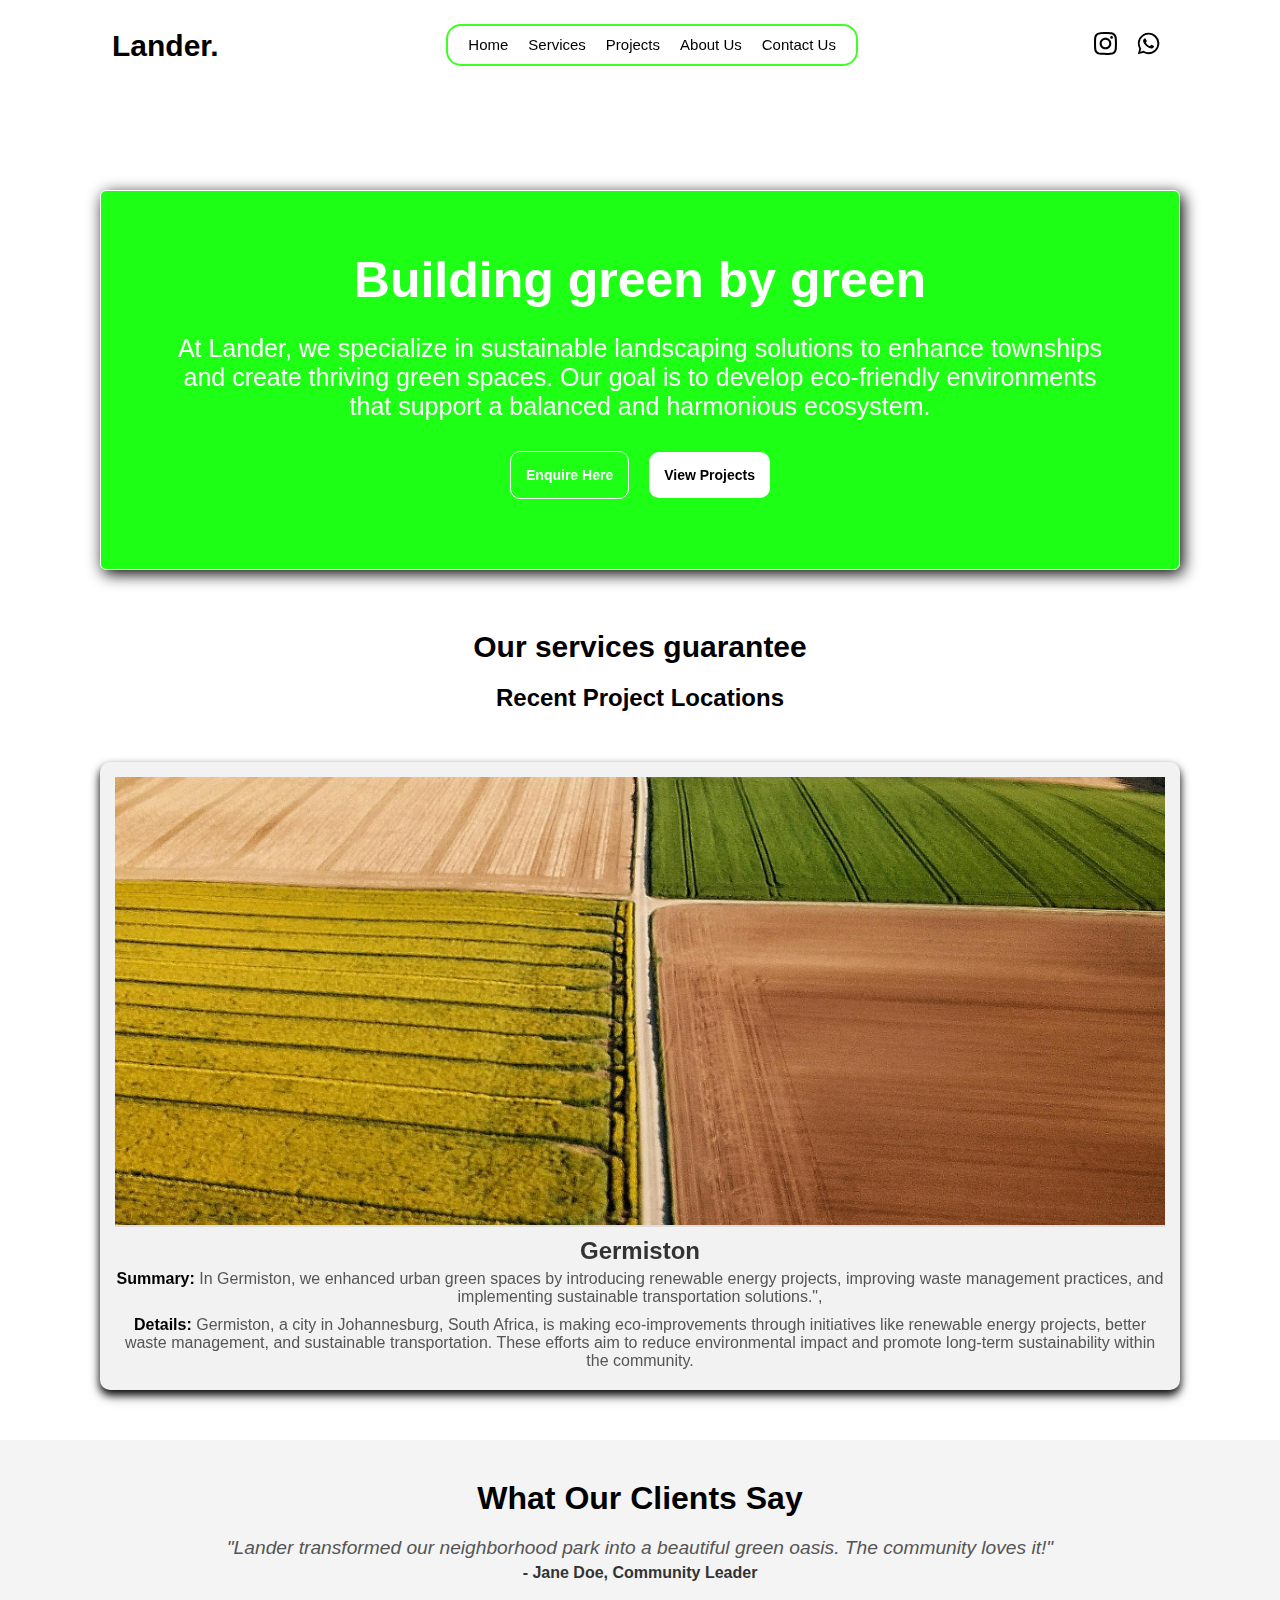
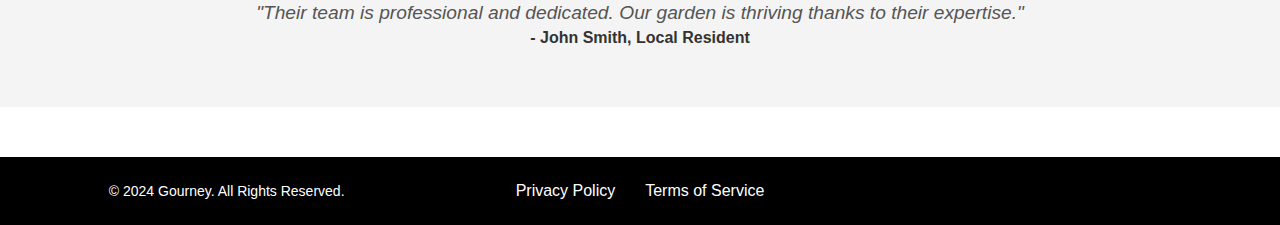
<file: index.html>
<!DOCTYPE html>
<html lang="en">

<head>
    <!-- Meta Section -->
    <meta charset="UTF-8">
    <meta name="description" content="A Landscaping company that builds up communities" />
    <meta name="viewport" content="width=device-width, initial-scale=1.0" />

    <title>Lander.</title>


    <!-- Link Section -->
     <link rel="stylesheet" href="styles/styles.css">
    <link rel="stylesheet" href="https://cdnjs.cloudflare.com/ajax/libs/font-awesome/6.6.0/css/all.min.css" integrity="sha512-Kc323vGBEqzTmouAECnVceyQqyqdsSiqLQISBL29aUW4U/M7pSPA/gEUZQqv1cwx4OnYxTxve5UMg5GT6L4JJg==" crossorigin="anonymous" referrerpolicy="no-referrer" />
</head>

<body id="home-page">
    <!-- <header id="navbar" class="navBar"></header> -->
    <header class="navbar">
        <h1 class="navTitle"><a href="index.html">Lander.</a></h1>
        <nav class="navMenu">
            <input type="checkbox" id="check">
            <label for="check" class="checkbtn" aria-label="Toggle navigation menu">
                <i class="fa-solid fa-bars" style="color: #24bf22;"></i>
            </label>

            <ul class="nav-items">
                <li class="nav-item"><a href="index.html" data-page="home">Home</a></li>
                <li class="nav-item"><a href="services.html" data-page="home">Services</a></li>
                <li class="nav-item"><a href="projects.html" data-page="projects">Projects</a></li>
                <li class="nav-item"><a href="about.html" data-page="about">About Us</a></li>
                <li class="nav-item"><a href="contact.html" data-page="contact">Contact Us</a></li>
            </ul>
        </nav>
        <div class="orgLinks">
            <a href="#"><img src="images/instagram-svgrepo.svg" alt="Instagram Icon" ></a>
            <a href="#"><img src="images/whatsapp-svgrepo.svg" alt="WhatsApp Icon" ></a>
        </div>
    </header>


    <div class="heroSection">
        <div class="hero-text">
            <h1>Building <span class="colorHero">green</span> by <span class="colorHero">green</span></h1>
            <p>At Lander, we specialize in sustainable landscaping solutions to enhance townships and create
                thriving green spaces. Our goal is to develop eco-friendly environments that support a balanced and
                harmonious ecosystem.</p>
            <div class="heroBtn">
                <a class="enquireBtn" href="contact.html">Enquire Here</a>
                <a class="projectsBtn" href="projects.html">View Projects</a>
            </div>
        </div>
    </div>

    <section class="services">
        <h2>Our services guarantee</h2>
        <div id="serviceList" class="service-row"></div>
    </section>

    <section class="projectsSection">
        <h2 style="text-align: center; align-items: center;">Recent Project Locations</h2>
        <!--<div id="projectsList" class="projectsSection"></div>-->
        <div class="projectItem">
            <img src="images/alrode-land-rebuilding.jpg" alt="">
            <h3>Germiston</h3>
            <p><strong>Summary:</strong> In Germiston, we enhanced urban green spaces by introducing renewable energy projects, improving waste management practices, and implementing sustainable transportation solutions.",</p>            
            <p><strong>Details:</strong> Germiston, a city in Johannesburg, South Africa, is making eco-improvements through initiatives like renewable energy projects, better waste management, and sustainable transportation. These efforts aim to reduce environmental impact and promote long-term sustainability within the community.</p>
        </div>
    </section>

    <section id="testimonials" class="testimonialsSection">
        <h2>What Our Clients Say</h2>
        <div class="testimonialItem">
            <p>"Lander transformed our neighborhood park into a beautiful green oasis. The community loves it!"</p>
            <h4>- Jane Doe, Community Leader</h4>
        </div>
        <div class="testimonialItem">
            <p>"Their team is professional and dedicated. Our garden is thriving thanks to their expertise."</p>
            <h4>- John Smith, Local Resident</h4>
        </div>
        <!-- Add more testimonials as needed -->
    </section>

    <!-- Footer Component 
    <footer id="footer" class="footer">
    </footer>
    -->

    <footer class="footer">
        <div class="footer-container">
            <div class="footer-left">
                <p>&copy; 2024 Gourney. All Rights Reserved.</p>
            </div>
            <div class="footer-center">
                <ul class="footer-links">
                    <li><a href="#">Privacy Policy</a></li>
                    <li><a href="#">Terms of Service</a></li>
                </ul>
            </div>
            <div class="footer-right">
                <ul class="social-icons">
                    <li><a href="#"><img src="images/instagram-svgrepo.svg" alt="Facebook"></a></li>
                    <li><a href="#"><img src="images/whatsapp-svgrepo.svg" alt="Twitter"></a></li>
                </ul>
            </div>
        </div>
    </footer>

</body>

</html>
</file>
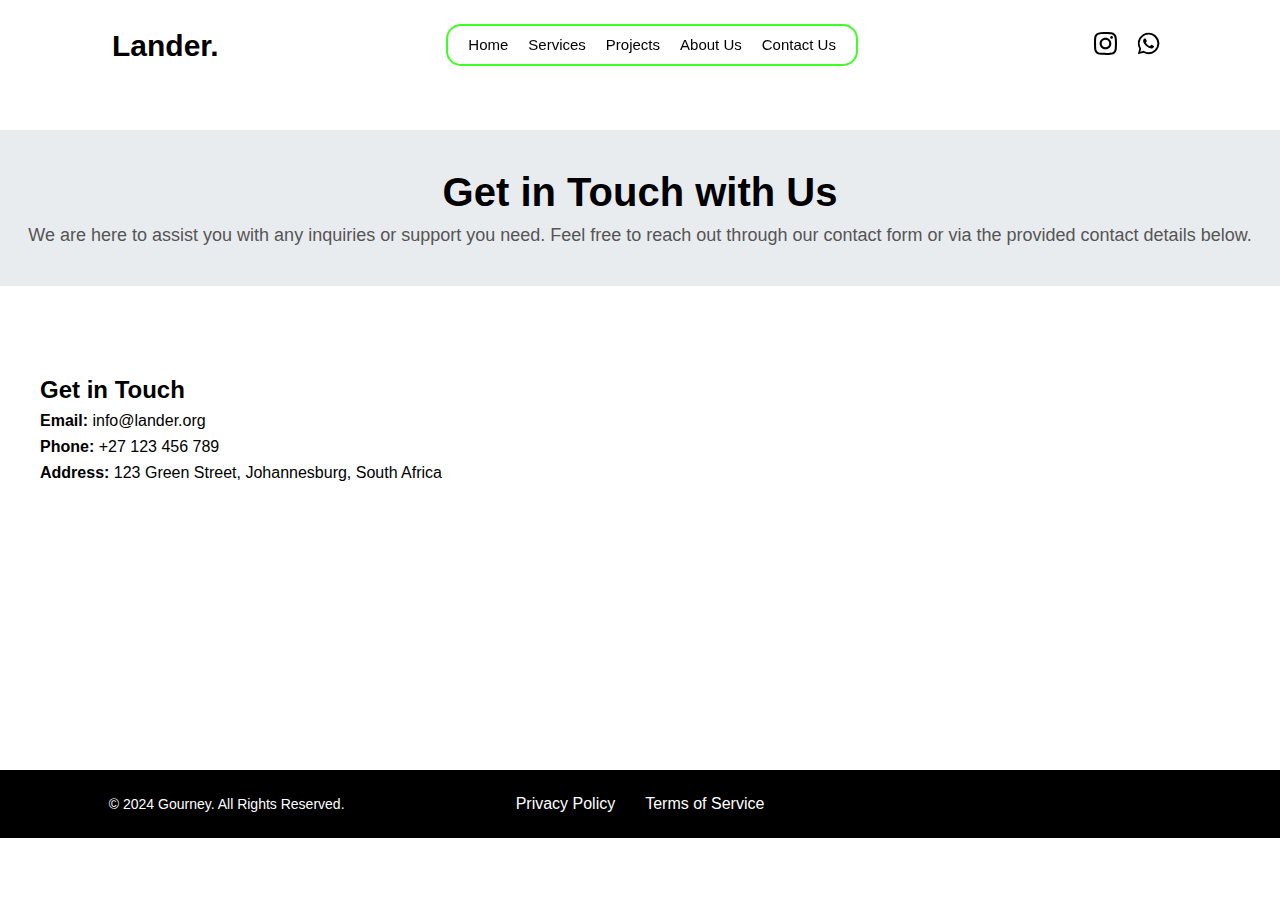
<file: contact.html>
<!DOCTYPE html>
<html lang="en">

<head>
    <meta charset="UTF-8">
    <meta name="description" content="Get in touch with Lander. We're here to help with any inquiries or collaborations.">
    <meta name="viewport" content="width=device-width, initial-scale=1.0">

    <title>Lander | Contact Us</title>

    <link rel="stylesheet" href="https://cdnjs.cloudflare.com/ajax/libs/font-awesome/6.6.0/css/all.min.css" integrity="sha512-Kc323vGBEqzTmouAECnVceyQqyqdsSiqLQISBL29aUW4U/M7pSPA/gEUZQqv1cwx4OnYxTxve5UMg5GT6L4JJg==" crossorigin="anonymous" referrerpolicy="no-referrer" />
    <link rel="stylesheet" href="styles/styles.css">

</head>

<body id="contact-page">
    <!--<header id="navbar" class="navBar"></header>-->
    <header class="navbar">
        <h1 class="navTitle"><a href="index.html">Lander.</a></h1>
        <nav class="navMenu">
            <input type="checkbox" id="check">
            <label for="check" class="checkbtn" aria-label="Toggle navigation menu">
                <i class="fa-solid fa-bars" style="color: #24bf22;"></i>
            </label>

            <ul class="nav-items">
                <li class="nav-item"><a href="index.html" data-page="home">Home</a></li>
                <li class="nav-item"><a href="services.html" data-page="home">Services</a></li>              
                <li class="nav-item"><a href="projects.html" data-page="projects">Projects</a></li>
                <li class="nav-item"><a href="about.html" data-page="about">About Us</a></li>
                <li class="nav-item"><a href="contact.html" data-page="contact">Contact Us</a></li>
            </ul>
        </nav>
        <div class="orgLinks">
            <a href="#"><img src="images/instagram-svgrepo.svg" alt="Instagram Icon"></a>
            <a href="#"><img src="images/whatsapp-svgrepo.svg" alt="WhatsApp Icon"></a>
        </div>
    </header>

    <!-- Hero Section -->
    <section class="contact-hero">
        <h1>Get in Touch with Us</h1>
        <p>We are here to assist you with any inquiries or support you need. Feel free to reach out through our contact form or via the provided contact details below.</p>
    </section>

    <!-- Contact Section -->
    <section class="contactSection">
        <div class="contactContainer">
            <div class="contact-info">
                <h2>Get in Touch</h2>
                <p><i class="fas fa-envelope"></i><strong>Email:</strong> info@lander.org</p>
                <p><i class="fas fa-phone"></i><strong>Phone:</strong> +27 123 456 789</p>
                <p><i class="fas fa-map-marker-alt"></i><strong>Address:</strong> 123 Green Street, Johannesburg, South Africa</p>
            </div>
            <div class="contact-map">
                <iframe src="https://www.google.com/maps/embed?pb=!1m18!1m12!1m3!1d3586.116343320007!2d28.11818467529705!3d-25.997005977204832!2m3!1f0!2f0!3f0!3m2!1i1024!2i768!4f13.1!3m3!1m2!1s0x1e956e1dcaf8503f%3A0xf5bfc8db3056190c!2sThe%20IIE&#39;s%20Varsity%20College%20-%20Waterfall-Midrand!5e0!3m2!1sen!2sza!4v1723321925032!5m2!1sen!2sza" width="600" height="450" style="border:0;" allowfullscreen="" loading="lazy" referrerpolicy="no-referrer-when-downgrade"></iframe>            </div>

            <!-- Contact Form 
            <div class="contact-form-container">
                <h2>Send Us a Message</h2>
                <form action="submit_form.php" method="post" class="contact-form">
                    <div class="form-group">
                        <label for="name">Your Name</label>
                        <input type="text" id="name" name="name" placeholder="Enter your name" required>
                    </div>
                    <div class="form-group">
                        <label for="email">Your Email</label>
                        <input type="email" id="email" name="email" placeholder="Enter your email" required>
                    </div>
                    <div class="form-group">
                        <label for="message">Your Message</label>
                        <textarea id="message" name="message" rows="5" placeholder="Write your message here"  required></textarea>
                    </div>
                    <button type="submit" class="submitBtn">Submit</button>
                </form>
            </div>-->
        </div>
    </section>

    <!-- Footer -->
    <footer class="footer">
        <div class="footer-container">
            <div class="footer-left">
                <p>&copy; 2024 Gourney. All Rights Reserved.</p>
            </div>
            <div class="footer-center">
                <ul class="footer-links">
                    <li><a href="#">Privacy Policy</a></li>
                    <li><a href="#">Terms of Service</a></li>
                </ul>
            </div>
            <div class="footer-right">
                <ul class="social-icons">
                    <li><a href="#"><img src="images/instagram-svgrepo.svg" alt="Facebook"></a></li>
                    <li><a href="#"><img src="images/whatsapp-svgrepo.svg" alt="Twitter"></a></li>
                </ul>
            </div>
        </div>
    </footer>

</body>

</html>
</file>
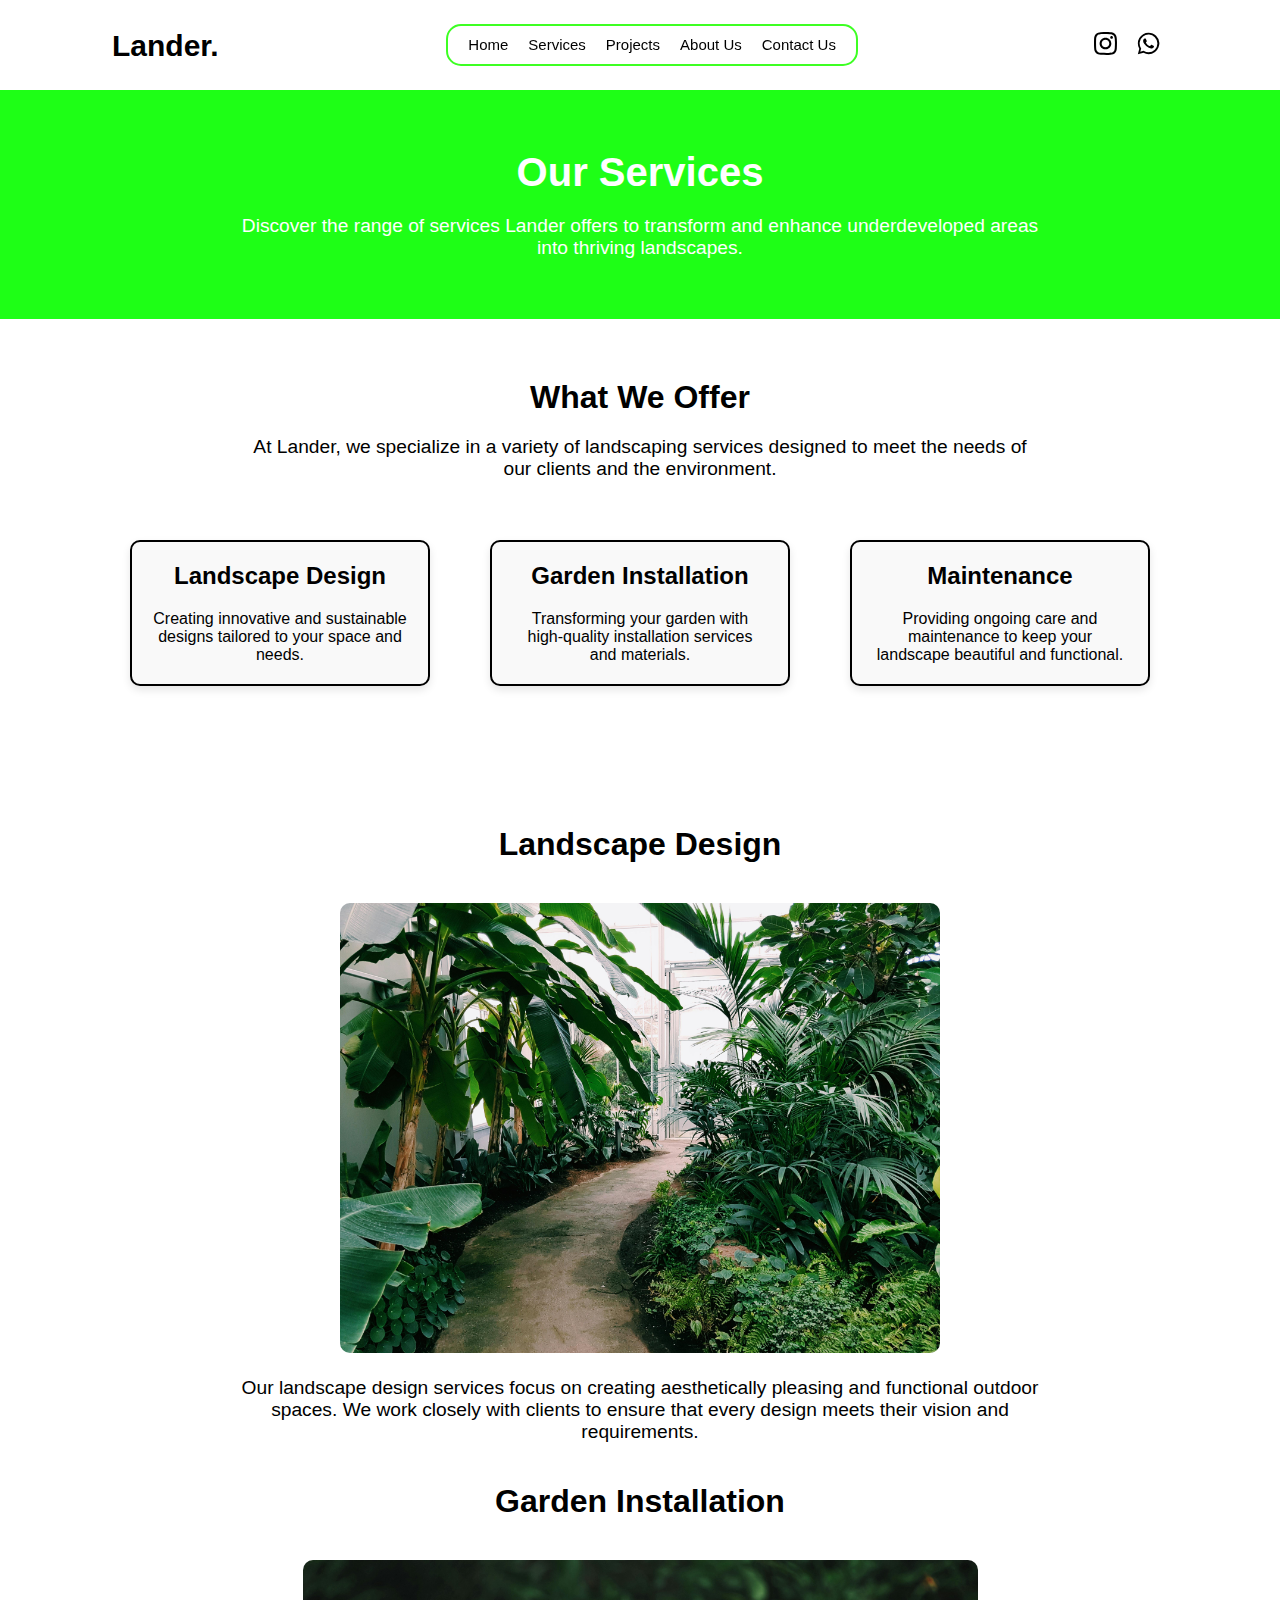
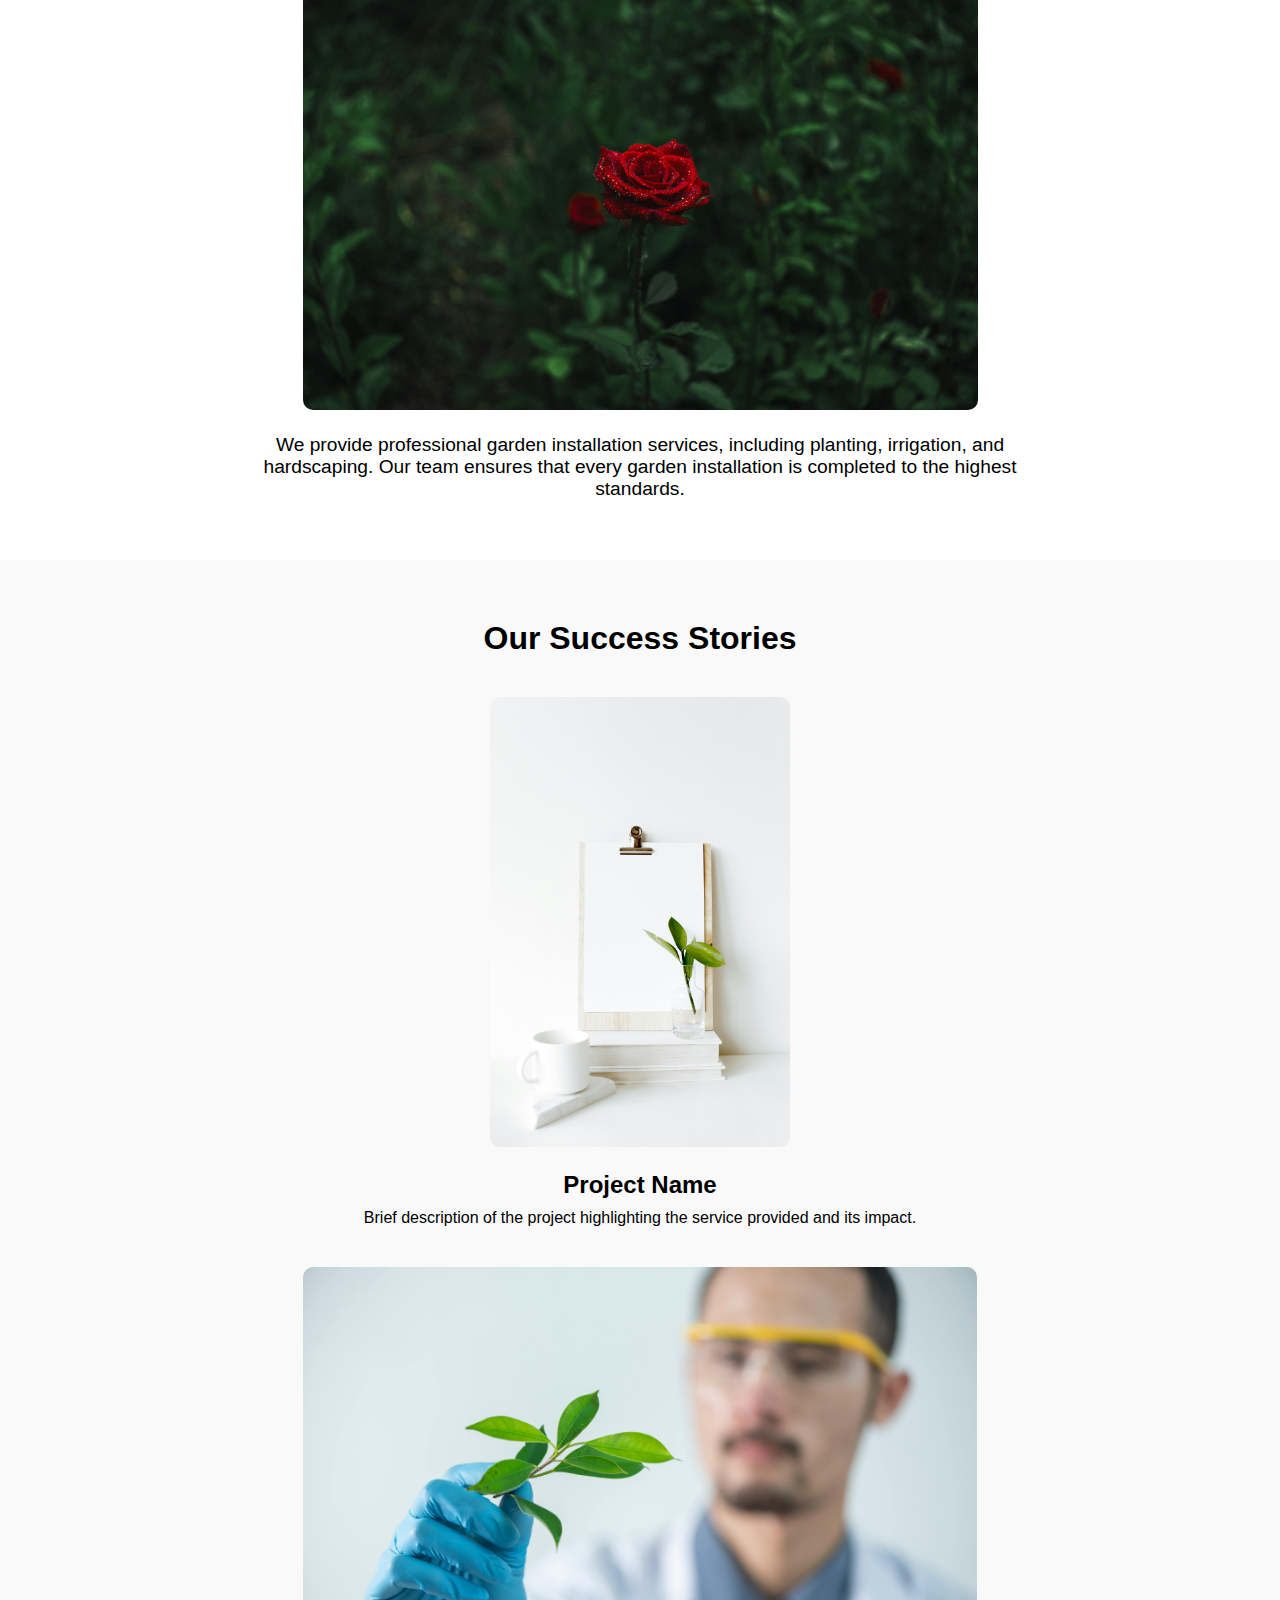
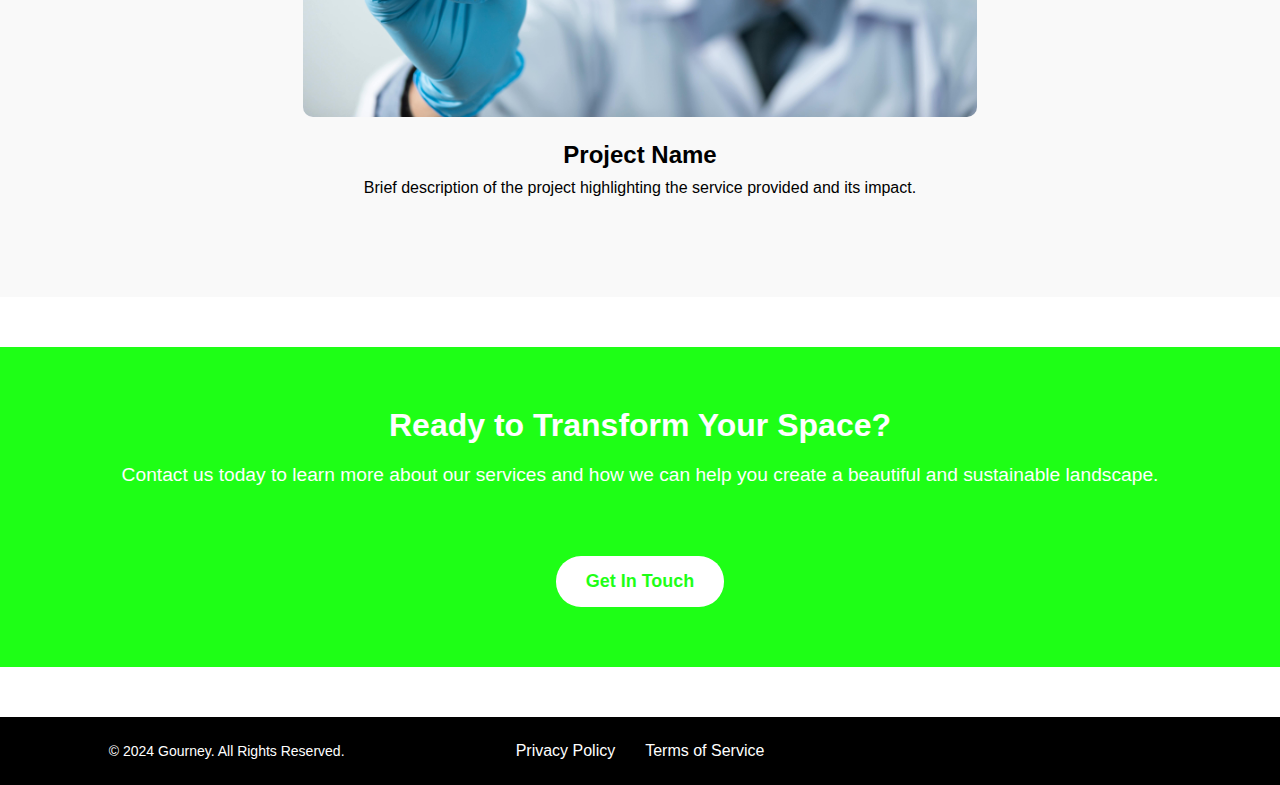
<file: services.html>
<!DOCTYPE html>
<html lang="en">
<head>
    <meta charset="UTF-8">
    <meta name="description" content="Explore the services offered by Lander. We specialize in transforming underdeveloped areas into thriving, sustainable landscapes.">
    <meta name="viewport" content="width=device-width, initial-scale=1.0">
    <title>Lander | Services</title>
    <link rel="stylesheet" href="https://cdnjs.cloudflare.com/ajax/libs/font-awesome/6.6.0/css/all.min.css" integrity="sha512-Kc323vGBEqzTmouAECnVceyQqyqdsSiqLQISBL29aUW4U/M7pSPA/gEUZQqv1cwx4OnYxTxve5UMg5GT6L4JJg==" crossorigin="anonymous" referrerpolicy="no-referrer" />
    <link rel="stylesheet" href="styles/styles.css"> <!-- Link to your CSS file -->
</head>
<body id="services-page">
    <!-- Header -->
    <header class="navbar">
        <h1 class="navTitle"><a href="index.html">Lander.</a></h1>
        <nav class="navMenu">
            <input type="checkbox" id="check">
            <label for="check" class="checkbtn" aria-label="Toggle navigation menu">
                <i class="fa-solid fa-bars" style="color: #24bf22;"></i>
            </label>
            <ul class="nav-items">
                <li class="nav-item"><a href="index.html" data-page="home">Home</a></li>
                <li class="nav-item"><a href="services.html" data-page="home">Services</a></li>
                <li class="nav-item"><a href="projects.html" data-page="projects">Projects</a></li>
                <li class="nav-item"><a href="about.html" data-page="about">About Us</a></li>
                <li class="nav-item"><a href="contact.html" data-page="contact">Contact Us</a></li>
            </ul>
        </nav>
        <div class="orgLinks">
            <a href="#"><img src="images/instagram-svgrepo.svg" alt="Instagram Icon"></a>
            <a href="#"><img src="images/whatsapp-svgrepo.svg" alt="WhatsApp Icon"></a>
        </div>
    </header>

    <section class="hero-services">
        <h1>Our Services</h1>
        <p>Discover the range of services Lander offers to transform and enhance underdeveloped areas into thriving landscapes.</p>
    </section>

    <section class="services-overview">
        <div class="services-intro">
            <h2>What We Offer</h2>
            <p>At Lander, we specialize in a variety of landscaping services designed to meet the needs of our clients and the environment.</p>
        </div>
        <div class="services-list">
            <div class="service-item">
                <h3>Landscape Design</h3>
                <p>Creating innovative and sustainable designs tailored to your space and needs.</p>
            </div>
            <div class="service-item">
                <h3>Garden Installation</h3>
                <p>Transforming your garden with high-quality installation services and materials.</p>
            </div>
            <div class="service-item">
                <h3>Maintenance</h3>
                <p>Providing ongoing care and maintenance to keep your landscape beautiful and functional.</p>
            </div>
        </div>
    </section>

    <!-- Service Details Section -->
    <section class="service-details">
        <div class="service-detail">
            <h2>Landscape Design</h2>
            <img src="images/landscape-design.jpg" alt="Landscape Design">
            <p>Our landscape design services focus on creating aesthetically pleasing and functional outdoor spaces. We work closely with clients to ensure that every design meets their vision and requirements.</p>
        </div>
        <div class="service-detail">
            <h2>Garden Installation</h2>
            <img src="images/garden-installation.jpg" alt="Garden Installation">
            <p>We provide professional garden installation services, including planting, irrigation, and hardscaping. Our team ensures that every garden installation is completed to the highest standards.</p>
        </div>
    </section>

    <section class="case-studies">
        <h2>Our Success Stories</h2>
        <div class="case-study">
            <img src="images/case-study1.jpg" alt="Case Study 1">
            <h3>Project Name</h3>
            <p>Brief description of the project highlighting the service provided and its impact.</p>
        </div>
        <div class="case-study">
            <img src="images/case-study2.jpg" alt="Case Study 2">
            <h3>Project Name</h3>
            <p>Brief description of the project highlighting the service provided and its impact.</p>
        </div>
    </section>

    <section class="cta-section">
        <h2>Ready to Transform Your Space?</h2>
        <p>Contact us today to learn more about our services and how we can help you create a beautiful and sustainable landscape.</p>
        <button class="cta-button"><a href="contact.html">Get In Touch</a></button>
    </section>

    <!-- Footer -->
    <footer class="footer">
        <div class="footer-container">
            <div class="footer-left">
                <p>&copy; 2024 Gourney. All Rights Reserved.</p>
            </div>
            <div class="footer-center">
                <ul class="footer-links">
                    <li><a href="#">Privacy Policy</a></li>
                    <li><a href="#">Terms of Service</a></li>
                </ul>
            </div>
            <div class="footer-right">
                <ul class="social-icons">
                    <li><a href="#"><img src="images/instagram-svgrepo.svg" alt="Facebook"></a></li>
                    <li><a href="#"><img src="images/whatsapp-svgrepo.svg" alt="Twitter"></a></li>
                </ul>
            </div>
        </div>
    </footer>
</body>
</html>
</file>
<file: styles/styles.css>
/* Global Styles */
* {
    margin: 0;
    padding: 0;
    box-sizing: border-box;
    font-family: 'Trebuchet MS', 'Lucida Sans Unicode', 'Lucida Grande', 'Lucida Sans', Arial, sans-serif;
}

body {
    background: #ffffff;
}

textarea {
    width: 100%;
    height: 150px;
    padding: 12px 20px;
    box-sizing: border-box;
    border: 2px solid #ccc;
    border-radius: 4px;
    background-color: #f8f8f8;
    resize: none;
}

/* Navigation Styling */
.navbar {
    z-index: 100;
    display: flex;
    position: relative;
    justify-content: space-between;
    margin-inline: 80px;
    align-items: center;
    text-align: center;
    padding: 1.5rem 2rem;
}

.navTitle a {
    text-decoration: none;
    font-size: 30px;
    color: inherit;
}

.nav-items {
    display: flex;
    backdrop-filter: blur(10px);
    border-radius: 15px;
    justify-content: center;
    align-items: center;
    padding: 10px;
    list-style: none;
    border: 2px solid rgb(61, 255, 35);
}

.nav-items a {
    text-decoration: none;
    color: #000;
    font-size: 15px;
    margin-inline: 10px;
}

.nav-items a:hover {
    color: #1eff16;
}

.nav-items a.active {
    color: #1eff16;
    font-weight: bold;
}

.checkbtn, #check{
    display: none;
}



.orgLinks img{
    width: 23px;
    margin-inline: 8px;
}

/* Hero Section */
.heroSection {
    filter: drop-shadow(3px 4px 8px);
}

.hero-text {
    align-items: center;
    text-align: center;
    margin-top: 100px;
    margin-inline: 100px;
    padding: 60px;
    font-size: 25px;
    color: #ffffff;
    background-color: #1eff16;
    border: 0.05px solid #ffffff;
    border-radius: 6px;
}

.hero-text p {
    margin-top: 25px;
}

.heroBtn {
    padding: 10px;
    margin-top: 20px;
    display: flex;
    justify-content: center;
    gap: 20px;
    align-items: center;
}

.enquireBtn, .projectsBtn {
    padding: 15px;
    font-size: 14px;
    font-weight: 600;
    align-items: center;
    border-radius: 10px;
    text-decoration: none;
    display: flex;
    justify-content: center;
    text-align: center;
}

.enquireBtn {
    background-color: #1eff16;
    color: #ffffff;
    border: 0.5px solid #ffffff;
}

.enquireBtn:hover {
    background-color: #17c012;
}

.projectsBtn {
    background-color: #ffffff;
    color: #000000;
}

/* About Section */
/* Hero Section */
.hero-about {
    background-image: url('assets/landscape.jpg');
    background-size: cover;
    background-position: center;
    padding: 90px 20px;
    color: #fff;
    text-align: center;
}

.hero-about .hero-text h1 {
    font-size: 50px;
    margin-bottom: 10px;
}

.hero-about .hero-text p {
    font-size: 24px;
    margin-top: 0;
}
.aboutSection {
    text-align: center;
    font-size: 1.3rem;
    padding: 20px;
    margin-bottom: 20px;
}
.aboutText{
    padding-bottom: 4rem;
    margin: 2rem;
}

.aboutText p {
    margin-top: 10px;
}

.text-img-container {
    display: flex;
    
    align-items: center;
    margin: 30px 0;
}

.text-img-container img {
    width: 50%;
    height: auto;
    border-radius: 10px;
    margin-right: 20px;
}

.text-img-container div {
    flex: 1;
    gap: 2rem;
}

.accordion-item h3 {
    background-color: #24bf22;
    color: #fff;
    padding: 15px;
    cursor: pointer;
    margin: 20px 0;
}

.accordion-content {
    display: none;
    padding: 15px ;
    border-left: 4px solid #24bf22;
}

.accordion-item.active .accordion-content {
    display: block;

}

.team-section {
    text-align: center;
    margin: 70px;
}

.team-cards {
    display: flex;
    justify-content: center;
    gap: 30px;
    margin-top: 20px;
    flex-wrap: wrap;
}

.team-card {
    background-color: #f4f4f4;
    border-radius: 10px;
    padding: 20px;
    width: 250px;
    text-align: center;
    box-shadow: 0 0 10px rgba(0, 0, 0, 0.1);
}

.team-card img {
    border-radius: 50%;
    width: 100px;
    height: 100px;
    margin-bottom: 15px;
}

.video-section {
    text-align: center;
    margin: 50px 20px;
}

.video-section h2 {
    margin-bottom: 30px;
}

.video-section video {
    width: 80%;
    max-width: 800px;
    border-radius: 10px;
}

.cta-section {
    background-color: #24bf22;
    color: #fff;
    text-align: center;
    padding: 50px 20px;
    margin-top: 50px;
}

.cta-section h2 {
    font-size: 36px;
    margin-bottom: 20px;
}

.cta-section .cta-button {
    background-color: #fff;
    color: #24bf22;
    padding: 15px 30px;
    margin-top: 40px;
    border-radius: 25px;
    border: #f4f4f4;
    font-size: 18px;
    text-decoration: none;
    font-weight: bold;
    transition: background-color 0.3s ease;
}

.cta-button a {
    text-decoration: none;
    color: inherit;
}

.cta-section .cta-button:hover {
    background-color: #333;
    color: #fff;
}
.projectItem {
    display: flex;
    flex-direction: column;
    margin-top: 50px;
    margin-bottom: 50px;
    margin-inline: 100px;
    text-align: center;
    border-radius: 10px;
    overflow: hidden;
    filter: drop-shadow(0 5px 5px);
    box-shadow: 0 4px 8px rgba(0, 0, 0, 0.1);
    padding: 15px;
    background-color: #f2f2f2;
}

.projectItem img {
    width: 100%;
    height: 50vh;
    object-fit: cover;
    border-bottom: 2px solid #ddd;
}

.projectItem h3 {
    margin-top: 10px;
    font-size: 1.5rem;
    align-items: center;
    text-align: center;
    color: #333;
}

.projectItem p {
    margin: 5px 0;
    color: #555;
}

.projectItem p strong {
    color: #000;
}

/* Services Section */
.services {
    text-align: center;
    margin-top: 60px;
    font-size: 20px;
    margin-inline: 30px;
}

.service-row {
    display: flex;
    margin-inline: 20px;
    flex: 1;
    margin-top: 20px;
    align-items: center;
    text-align: center;
}

.service-item {
    display: flex;
    gap: 10px;
    margin: 20px;
    border-radius: 20px;
    padding: 15px;
    border: 2px solid #000000;
    flex-direction: column;
    align-items: center;
}

.service-item img {
    width: 50px;
    height: 50px;
}

/* Testimonials Section */
.testimonialsSection {
    padding: 40px 20px;
    background-color: #f4f4f4;
    text-align: center;
}

.testimonialsSection h2 {
    font-size: 2em;
    margin-bottom: 20px;
}

.testimonialItem {
    margin-bottom: 20px;
}

.testimonialItem p {
    font-size: 1.2em;
    color: #555;
    font-style: italic;
}

.testimonialItem h4 {
    font-size: 1em;
    color: #333;
    margin-top: 5px;
}

/* Contact Section */
.contact-title {
    text-align: center;
    margin-bottom: 20px;
    font-size: 35px;
    color: #333;
    filter: drop-shadow(0 4px 4px rgba(0, 0, 0, 0.3));
}

.contact-hero {
    text-align: center;
    padding: 40px 20px;
    margin-top: 40px;
    background-color: #e9ecef;
}

.contact-hero h1 {
    font-size: 2.5rem;
    margin-bottom: 10px;
}

.contact-hero p {
    font-size: 1.125rem;
    color: #555;
}

/* Contact Section Layout */
.contactSection {
    display: flex;
    flex-direction: column;
    align-items: center;
    padding: 40px 20px;
}

.contactContainer {
    display: flex;
    flex-wrap: wrap;
    gap: 20px;
    max-width: 1200px;
    padding-top: 50px;
    width: 100%;
}

.contact-info {
    display: flex;
    gap: .5rem;
    flex-direction: column;
    flex: 1;
    min-width: 300px;
}

.contact-map iframe {
    width: 100%;
    height: 300px;
    border: 0;
    border-radius: 10px;
}

.contact-form-container {
    flex: 1;
    min-width: 300px;
}

.contact-form {
    background-color: #ffffff;
    padding: 20px;
    border-radius: 10px;
    box-shadow: 0 4px 8px rgba(0, 0, 0, 0.1);
}

.contact-form .form-group {
    margin-bottom: 15px;
}

.contact-form label {
    font-size: 15px;
    font-weight: 500;
    display: block;
    margin-bottom: 5px;
}

.contact-form input, .contact-form textarea {
    width: 100%;
    padding: 10px;
    border: 1px solid #ccc;
    border-radius: 5px;
    font-size: 15px;
}

.contact-form button.submitBtn {
    background-color: #007bff;
    color: white;
    border: none;
    padding: 10px 20px;
    border-radius: 5px;
    font-size: 16px;
    cursor: pointer;
}

.contact-form button.submitBtn:hover {
    background-color: #0056b3;
}

/** Service Section **/
/* Hero Section */
.hero-services {
    background-color: #1eff16;
    color: #ffffff;
    text-align: center;
    padding: 60px 20px;
}

.hero-services h1 {
    font-size: 2.5rem;
    margin-bottom: 20px;
}

.hero-services p {
    font-size: 1.2rem;
    max-width: 800px;
    margin: 0 auto;
}

/* Services Overview */
.services-overview {
    background-color: #ffffff;
    padding: 60px 20px;
    text-align: center;
}

.services-intro h2 {
    font-size: 2rem;
    margin-bottom: 20px;
}

.services-intro p {
    font-size: 1.2rem;
    max-width: 800px;
    margin: 0 auto 40px;
}

.services-list {
    display: flex;
    flex-wrap: wrap;
    gap: 20px;
    justify-content: center;
}

.service-item {
    background-color: #f9f9f9;
    padding: 20px;
    border-radius: 10px;
    width: 300px;
    text-align: center;
    box-shadow: 0 4px 8px rgba(0,0,0,0.1);
}

.service-item h3 {
    font-size: 1.5rem;
    margin-bottom: 10px;
}

.service-item p {
    font-size: 1rem;
}

/* Service Details Section */
.service-details {
    background-color: #ffffff;
    padding: 60px 20px;
    display: flex;
    flex-direction: column;
    gap: 40px;
}

.service-detail {
    text-align: center;
}

.service-detail img {
    max-width: 100%;
    height:50vh;
    border-radius: 10px;
    margin: 20px 0;
}

.service-detail h2 {
    font-size: 2rem;
    margin-bottom: 20px;
}

.service-detail p {
    font-size: 1.2rem;
    max-width: 800px;
    margin: 0 auto;
}

/* Case Studies Section */
.case-studies {
    background-color: #f9f9f9;
    padding: 60px 20px;
    text-align: center;
}

.case-studies h2 {
    font-size: 2rem;
    margin-bottom: 40px;
}

.case-study {
    margin-bottom: 40px;
}

.case-study img {
    max-width: 100%;
    height: 50vh;
    border-radius: 10px;
    margin-bottom: 20px;
}

.case-study h3 {
    font-size: 1.5rem;
    margin-bottom: 10px;
}

.case-study p {
    font-size: 1rem;
}

/* CTA Section */
.cta-section {
    background-color: #1eff16;
    color: #ffffff;
    text-align: center;
    padding: 60px 20px;
}

.cta-section h2 {
    font-size: 2rem;
    margin-bottom: 20px;
}

.cta-section p {
    font-size: 1.2rem;
    margin-bottom: 30px;
}

.cta-button {
    background-color: #ffffff;
    color: #1eff16;
    border: none;
    padding: 15px 30px;
    font-size: 1rem;
    font-weight: bold;
    border-radius: 5px;
    cursor: pointer;
    transition: background-color 0.3s ease;
}

.cta-button a {
    color: #1eff16;
    text-decoration: none;
}

.cta-button:hover {
    background-color: #d4e3d3;
}


/* Responsive Design */
@media (max-width: 768px) {
    .services-list {
        flex-direction: column;
        align-items: center;
    }

    .service-item {
        width: 100%;
        max-width: 600px;
    }
}
/* Footer Section */
.footer {
    background-color: #000000;
    color: #fff;
    padding: 20px 0;
    text-align: center;
    width: 100%;
    margin-top: 50px;
    bottom: 0;
}

.footer-container {
    display: flex;
    justify-content: space-between;
    align-items: center;
    width: 100%;
    margin: 0 auto;
    padding: 0 20px;
}

.footer-left, .footer-center, .footer-right {
    flex: 1;
}

.footer-links, .social-icons {
    list-style: none;
    padding: 0;
    margin: 0;
    display: flex;
    justify-content: center;
}

.footer-links li, .social-icons li {
    margin: 0 15px;
}

.footer-links a, .social-icons a {
    color: #fff;
    text-decoration: none;
    transition: color 0.3s ease;
}

.footer-links a:hover, .social-icons a:hover {
    color: #1eff16;
}

.social-icons img {
    width: 24px;
    height: 24px;
}

.footer-left p {
    margin: 0;
    font-size: 14px;
}

/* Responsive Design */
@media (max-width: 1024px) {
    .hero-text {
        margin: 30px;
        padding: 20px;
    }

    .stats-item {
        flex-direction: column;
    }
}

@media (max-width: 768px) {
    .nav-items, .orgLinks {
        display: none;
    }

    .checkbtn {
        display: flex;
        font-size: 1.5rem;
        color: white;
        cursor: pointer;
    }

    #check:checked ~ .nav-items {
        display: block;
    }

    .navBar{
        margin-inline: 1rem;
    }

    @keyframes slideIn {
        0% {
            transform: translateY(-10%);
            opacity: 0;
        }
        100% {
            transform: translateY(0);
            opacity: 1;
        }
    }
    
    .nav-items {
        position: absolute;
        height: 19rem;
        margin-bottom: 40px;
        font-size: 45px;
        border: none;
        background: #333;
        font-weight: 700;
        top: 100px;
        left: 0;
        
        /* Keyframe Animation */
        animation: slideIn 0.5s ease-in-out forwards;
        justify-content: center;
        align-items: center;
        width: 100%;
    }
    

    .nav-items a {
        color: #f4f4f4;
    }

    .nav-items a:hover {
        background-color: #e9ecef;
        padding: .8rem;
        border-radius: 2rem;
        color: #000000;
    }

    .hero-text {
        margin-top: 40px;
        font-size: 24px;
        padding: 20px;
    }

    .heroBtn {
        display: flex;
        flex-direction: column;
    }

    .stats-item {
        margin: 20px;
        padding: 20px;
    }

    .stats-item img {
        width: 120px;
        height: 120px;
    }
    
    .service-row {
        flex-direction: column;
    }

    .service-item {
        width: 100%;
        margin: 10px 0;
    }
    
    .projectsSection {
        margin: 50px;
    }

    .projectsSection img {
        width: 100%;
        align-items: center;
        justify-content: center;
        height: 150px;
    }

    .footer-center {
        display: none;
    }
}

@media (max-width: 480px) {
    .nav-items {
        display: none;
    }

    .hero-text {
        margin: 25px;
        padding: 10px;
    }

    .stats-item {
        margin: 20px;
        padding: 15px;
        flex-direction: column;
        text-align: center;
        justify-content: center;
        align-items: center;
    }

    .stats-title {
        flex-direction: column;
        gap: 20px;
    }

    .stats-item img {
        width: 100px;
        height: 100px;
    }
}
</file>
